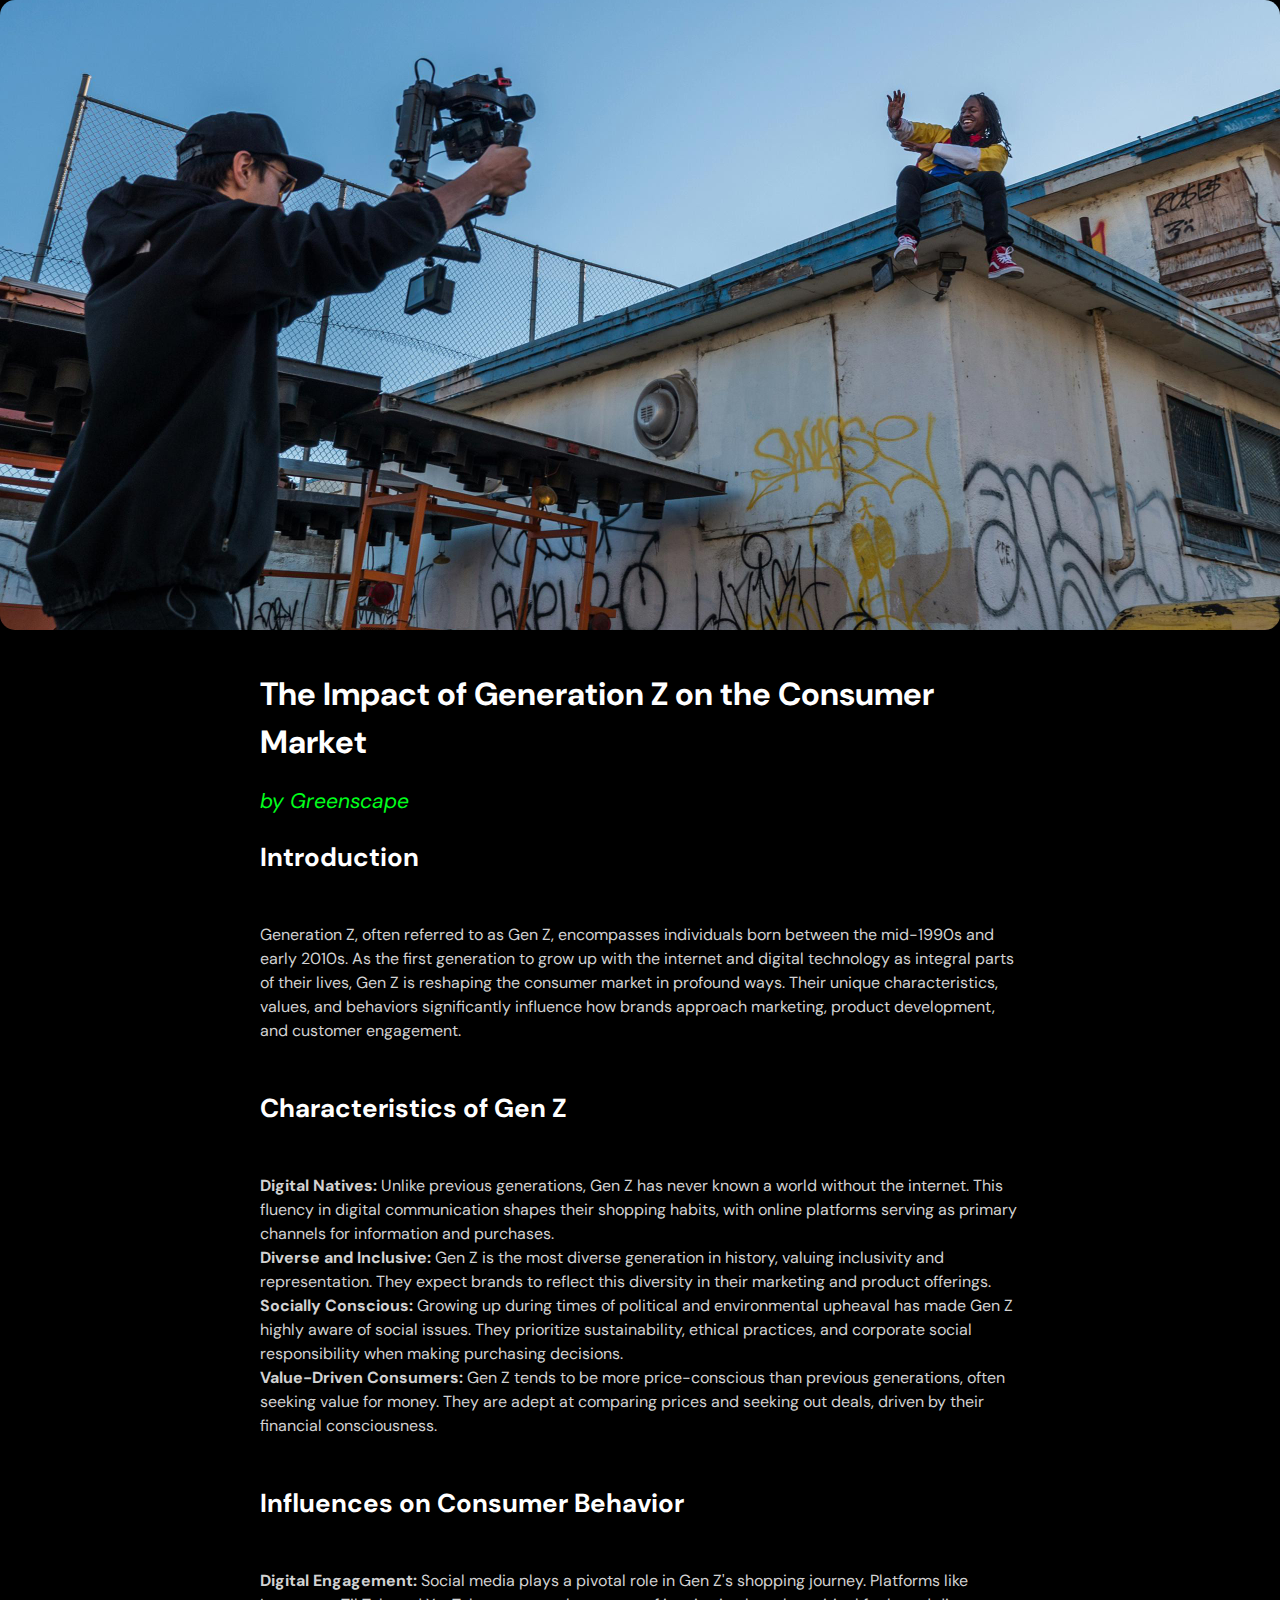
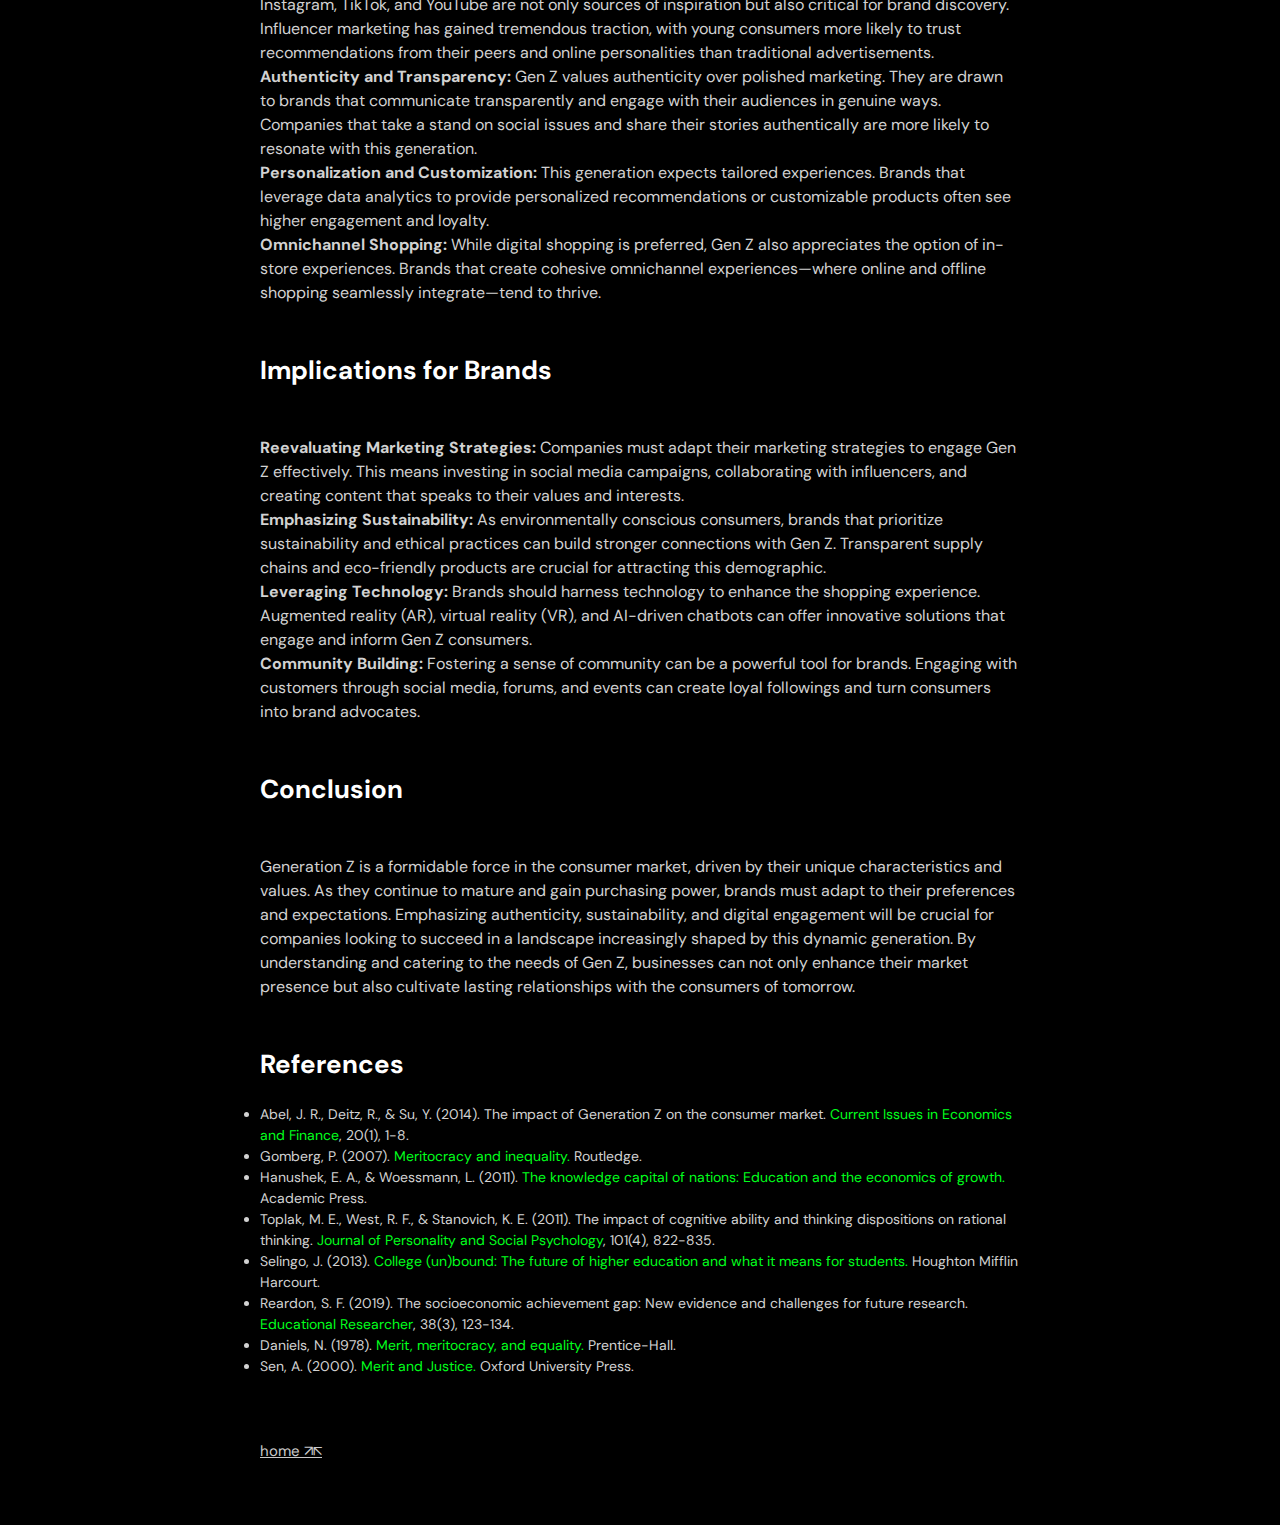
<file: blog/essay/index.html>
<!DOCTYPE html>
<html lang="en">
<head>
    <meta charset="UTF-8">
    <meta name="viewport" content="width=device-width, initial-scale=1.0">
    <title>Democratizing and Meritocratizing Education</title>
    <link rel="stylesheet" href="/css/essay.css">
    <link rel="stylesheet" href="/about/about.css">
    <link rel="preconnect" href="https://fonts.googleapis.com">
    <link rel="canonical" href="https://greenscape.xyz/"/>
    <link rel='shortlink' href='https://greenscape.xyz/'/>
    <link rel="icon" href="/images/icon.png" sizes="32x32"/>
    <link rel="icon" href="/images/icon.png" sizes="192x192"/>
    <link rel="apple-touch-icon" href="https://greenscape.xyz/images/icon.png"/>
</head>
<body>
    <section class="frame" style="background-image: url(/images/about/23.jpg); background-position: center; background-size: cover;">
        
    </section>

    <div class="des">
        <h1 data-aos="fade-down">The Impact of Generation Z on the Consumer Market</h1>

        <em class="green text-sm">by Greenscape</em>
        <h2 data-aos="fade-down">Introduction</h2>
        <p data-aos="fade-right">
            Generation Z, often referred to as Gen Z, encompasses individuals born between the mid-1990s and early 2010s. As the first generation to grow up with the internet and digital technology as integral parts of their lives, Gen Z is reshaping the consumer market in profound ways. Their unique characteristics, values, and behaviors significantly influence how brands approach marketing, product development, and customer engagement.
        </p>
        
        <h2 data-aos="fade-down">Characteristics of Gen Z</h2>
        <p data-aos="fade-right">
            <strong>Digital Natives:</strong> Unlike previous generations, Gen Z has never known a world without the internet. This fluency in digital communication shapes their shopping habits, with online platforms serving as primary channels for information and purchases.
            <br>
            <strong>Diverse and Inclusive:</strong> Gen Z is the most diverse generation in history, valuing inclusivity and representation. They expect brands to reflect this diversity in their marketing and product offerings.
            <br>
            <strong>Socially Conscious:</strong> Growing up during times of political and environmental upheaval has made Gen Z highly aware of social issues. They prioritize sustainability, ethical practices, and corporate social responsibility when making purchasing decisions.
            <br>
            <strong>Value-Driven Consumers:</strong> Gen Z tends to be more price-conscious than previous generations, often seeking value for money. They are adept at comparing prices and seeking out deals, driven by their financial consciousness.
        </p>
        
        <h2 data-aos="fade-down">Influences on Consumer Behavior</h2>
        <p data-aos="fade-right">
            <strong>Digital Engagement:</strong> Social media plays a pivotal role in Gen Z's shopping journey. Platforms like Instagram, TikTok, and YouTube are not only sources of inspiration but also critical for brand discovery. Influencer marketing has gained tremendous traction, with young consumers more likely to trust recommendations from their peers and online personalities than traditional advertisements.
            <br>
            <strong>Authenticity and Transparency:</strong> Gen Z values authenticity over polished marketing. They are drawn to brands that communicate transparently and engage with their audiences in genuine ways. Companies that take a stand on social issues and share their stories authentically are more likely to resonate with this generation.
            <br>
            <strong>Personalization and Customization:</strong> This generation expects tailored experiences. Brands that leverage data analytics to provide personalized recommendations or customizable products often see higher engagement and loyalty.
            <br>
            <strong>Omnichannel Shopping:</strong> While digital shopping is preferred, Gen Z also appreciates the option of in-store experiences. Brands that create cohesive omnichannel experiences—where online and offline shopping seamlessly integrate—tend to thrive.
        </p>
        
        <h2 data-aos="fade-down">Implications for Brands</h2>
        <p data-aos="fade-right">
            <strong>Reevaluating Marketing Strategies:</strong> Companies must adapt their marketing strategies to engage Gen Z effectively. This means investing in social media campaigns, collaborating with influencers, and creating content that speaks to their values and interests.
            <br>
            <strong>Emphasizing Sustainability:</strong> As environmentally conscious consumers, brands that prioritize sustainability and ethical practices can build stronger connections with Gen Z. Transparent supply chains and eco-friendly products are crucial for attracting this demographic.
            <br>
            <strong>Leveraging Technology:</strong> Brands should harness technology to enhance the shopping experience. Augmented reality (AR), virtual reality (VR), and AI-driven chatbots can offer innovative solutions that engage and inform Gen Z consumers.
            <br>
            <strong>Community Building:</strong> Fostering a sense of community can be a powerful tool for brands. Engaging with customers through social media, forums, and events can create loyal followings and turn consumers into brand advocates.
        </p>
        
        <h2 data-aos="fade-down">Conclusion</h2>
        <p data-aos="fade-right">
            Generation Z is a formidable force in the consumer market, driven by their unique characteristics and values. As they continue to mature and gain purchasing power, brands must adapt to their preferences and expectations. Emphasizing authenticity, sustainability, and digital engagement will be crucial for companies looking to succeed in a landscape increasingly shaped by this dynamic generation. By understanding and catering to the needs of Gen Z, businesses can not only enhance their market presence but also cultivate lasting relationships with the consumers of tomorrow.
        </p>
        
        <h2 data-aos="fade-down">References</h2>
        <ul>
            <li>Abel, J. R., Deitz, R., & Su, Y. (2014). The impact of Generation Z on the consumer market. 
            <span class="green">Current Issues in Economics and Finance</span>, 20(1), 1-8.</li>
            <li>Gomberg, P. (2007). <span class="green">Meritocracy and inequality.</span> Routledge.</li>
            <li>Hanushek, E. A., & Woessmann, L. (2011). <span class="green">The knowledge capital of nations: Education and the economics of growth.</span> Academic Press.</li>
            <li>Toplak, M. E., West, R. F., & Stanovich, K. E. (2011). The impact of cognitive ability and thinking dispositions on rational thinking. 
            <span class="green">Journal of Personality and Social Psychology</span>, 101(4), 822-835.</li>
            <li>Selingo, J. (2013). <span class="green">College (un)bound: The future of higher education and what it means for students.</span> Houghton Mifflin Harcourt.</li>
            <li>Reardon, S. F. (2019). The socioeconomic achievement gap: New evidence and challenges for future research. 
            <span class="green">Educational Researcher</span>, 38(3), 123-134.</li>
            <li>Daniels, N. (1978). <span class="green">Merit, meritocracy, and equality.</span> Prentice-Hall.</li>
            <li>Sen, A. (2000). <span class="green">Merit and Justice.</span> Oxford University Press.</li>
        </ul>
        <br>
        <br>
        <a href="/index.html">home ↗↖</a>
        <br>
        <br>
        
    </div>

    <script>
        AOS.init()
     </script>
</body>
</html>
</file>
<file: css/essay.css>
@import url('https://fonts.cdnfonts.com/css/tasa-orbiter-display');

*{

    font-family: 'TASA Orbiter Display';
}



::-webkit-scrollbar {
    width: 3px;
    border-radius: 55%;
}
/* Track */
::-webkit-scrollbar-track {
    background: #161616; 
}

/* Handle */
::-webkit-scrollbar-thumb {
    background: #2fff00; 
}


body{
    background-color: #08010a;
}

.green{
    color: chartreuse;
}



.frame{
    width: 100%;
    height: 70vh;
    background-size: cover;
    margin-bottom: 20px;
    border-radius: 15px;
}

.frame h1{
    font-weight: 900;
    font-size: 40px;
    color: black;
}

.des{
    display: grid;
    padding: 0 260px;

    li{
        color:  rgb(210, 210, 210);
        font-size: 14px;
    }

    a{
        font-size: 15px;
        color: #c9c9c9;
        text-decoration: underline;
    }

    .filler{
        width: 10px;
    }

    h1 , h2, h3, h4, h5{
        color: white;
        margin: 20px 0;
        font-weight: 700;
    }

    h1{
        font-size: 32px;
    }

    h2{
        font-size: 26px;
    }

    h3{
        font-size: 22px;
    }

    h4{
        font-size: 18px;
        color: rgb(231, 231, 231);
    }

    p{
        color: rgb(210, 210, 210);
        font-size: 16px;
    }
}


@media (max-width: 992px) {
.des {
padding: 0 100px;
}

.frame h1 {
font-size: 28px;
}

h1 {
font-size: 24px;
}

h2 {
font-size: 20px;
}

h3 {
font-size: 16px;
}

p {
font-size: 13px;
}
}

@media (max-width: 768px) {
.des {
padding: 0 50px;
}

.frame {
height: 70vh;
}

.frame h1 {
font-size: 24px;
padding: 8px 16px;
}

h1 {
font-size: 22px;
}

h2 {
font-size: 18px;
}

h3 {
font-size: 14px;
}

p {
font-size: 12px;
}
}


@media (max-width: 992px) {
.des {
padding: 0 100px;
}

.frame h1 {
font-size: 28px;
}

h1 {
font-size: 24px;
}

h2 {
font-size: 20px;
}

h3 {
font-size: 16px;
}

p {
font-size: 13px;
}
}

@media (max-width: 768px) {
.des {
padding: 0 50px;
}

.frame {
height: 80vh;
}

.frame h1 {
font-size: 24px;
padding: 8px 16px;
}

h1 {
font-size: 22px;
}

h2 {
font-size: 18px;
}

h3 {
font-size: 14px;
}

p {
font-size: 12px;
}
}

@media (max-width: 576px) {
.des {
padding: 0 20px;
}

.frame {
height: 65vh;
}

.frame h1 {
font-size: 20px;
padding: 6px 12px;
}

h1 {
font-size: 20px;
}

h2 {
font-size: 16px;
}

h3 {
font-size: 12px;
}

p {
font-size: 11px;
}

em {
font-size: 14px;
}
}
</file>
<file: about/about.css>
@import url('https://fonts.googleapis.com/css2?family=DM+Sans:ital,opsz,wght@0,9..40,100..1000;1,9..40,100..1000&display=swap');

@font-face {
    font-family: 'DM Sans', Montserrat, sans-serif;
    src: url('DMSans-Bold.woff2') format('woff2'),
        url('DMSans-Bold.woff') format('woff');
    font-weight: 700;
    font-style: normal;
    font-display: swap
}

@font-face {
    font-family: 'DM Sans', Montserrat, sans-serif;
    src: url('DMSans-Bold.woff2') format('woff2'),
        url('DMSans-Bold.woff') format('woff');
    font-weight: 500;
    font-style: normal;
    font-display: swap
}

@font-face {
    font-family: 'DM Sans', Montserrat, sans-serif;
    src: url('DMSans-Bold.woff2') format('woff2'),
        url('DMSans-Bold.woff') format('woff');
    font-weight: 400;
    font-style: normal;
    font-display: swap
}

@font-face {
    font-family: 'DM Sans', Montserrat, sans-serif;
    src: url('DMSans-Bold.woff2') format('woff2'),
        url('DMSans-Bold.woff') format('woff');
    font-weight: 300;
    font-style: normal;
    font-display: swap
}

:root {
    --wrapper: 88vw;
    --gutter: 1.6vw;
    --leftMargin: 6vw;
    --col: calc((var(--wrapper) - 15 * var(--gutter)) / 16);
    --col-2: calc(var(--col) * 2 + var(--gutter));
    --col-3: calc(var(--col) * 3 + 2 * var(--gutter));
    --col-4: calc(var(--col) * 4 + 3 * var(--gutter));
    --col-5: calc(var(--col) * 5 + 4 * var(--gutter));
    --col-6: calc(var(--col) * 6 + 5 * var(--gutter));
    --col-7: calc(var(--col) * 7 + 6 * var(--gutter));
    --col-8: calc(var(--col) * 8 + 7 * var(--gutter));
    --col-9: calc(var(--col) * 9 + 8 * var(--gutter));
    --col-10: calc(var(--col) * 10 + 9 * var(--gutter));
    --col-11: calc(var(--col) * 11 + 10 * var(--gutter));
    --col-12: calc(var(--col) * 12 + 11 * var(--gutter));
    --col-13: calc(var(--col) * 13 + 12 * var(--gutter));
    --col-14: calc(var(--col) * 14 + 13 * var(--gutter));
    --col-15: calc(var(--col) * 15 + 14 * var(--gutter))
}

.green{
    color: #00ff1c; 
}
::-webkit-scrollbar {
    width: 3px;
    border-radius: 55px;
    height: 7px;
}
/* Track */
::-webkit-scrollbar-track {
    background: #161616; 
}

/* Handle */
::-webkit-scrollbar-thumb {
    background: #00ff1c; 
}

.wrap {
    width: var(--wrapper);
    margin: 0 auto;
    position: relative
}

.wrap2 {
    width: var(--col-14);
    margin: 0 auto
}

.wrap3 {
    width: var(--col-12);
    margin: 0 auto
}

@media(max-width: 767px) {
    .wrapMobile {
        width:var(--wrapper) !important
    }
}

.hidden {
    display: none
}

@media(max-width: 767px) {
    .hidden {
        display:initial
    }
}

.h1 {
    font-size: 140px;
    font-weight: 300;
    font-family: 'DM Sans', Montserrat, sans-serif;
    line-height: 0
}

.h1 div {
    display: inline-block;
    overflow: hidden;
    line-height: 170px;
    margin: -10px 0
}

.h1 span {
    display: inline-block;
    transform: translate(0, 60%);
    opacity: 0
}

@media(max-width: 1280px) {
    .h1 {
        font-size:120px
    }

    .h1 div {
        line-height: 150px
    }
}

@media(max-width: 900px) {
    .h1 {
        font-size:84px
    }

    .h1 div {
        line-height: 105px
    }
}

@media(max-width: 767px) {
    .h1 {
        font-size:62px
    }

    .h1 div {
        line-height: 100px
    }
}

.h1Single {
    font: 300 normal 210px/.9 "Aeonik";
    overflow: hidden;
    position: relative;
    margin-top: 50px
}

.h1Single.small {
    font-size: clamp(2.25rem,.0357rem + 11.0714vw,10rem)
}

.h1Single .haut,.h1Single .bas {
    padding-bottom: 60px;
    line-height: 140px
}

.h1Single .bas {
    transform: translateY(100%);
    position: absolute;
    top: 0;
    left: 0;
    height: 100%
}

@media(max-width: 1280px) {
    .h1Single {
        font-size:186px;
        margin-top: 44px
    }

    .h1Single .haut,.h1Single .bas {
        padding-bottom: 53px;
        line-height: 124px
    }
}

@media(max-width: 767px) {
    .h1Single {
        font-size:60px
    }

    .h1Single .haut,.h1Single .bas {
        padding: 0 0 20px;
        line-height: 51px
    }
}

@media(max-width: 375px) {
    .h1Single {
        font-size:16vw
    }

    .h1Single .haut,.h1Single .bas {
        padding: 0 0 20px;
        line-height: 13.6vw
    }
}

.h2 {
    font: 300 normal 80px/1.2 "Aeonik"
}

.h2 span {
    display: inline-block;
    transform: translate(0, 40%);
    opacity: 0
}

@media(max-width: 1280px) {
    .h2 {
        font-size:71px
    }
}

@media(max-width: 900px) {
    .h2 {
        font-size:50px
    }
}

@media(max-width: 767px) {
    .h2 {
        font-size:44px
    }
}

p {
    margin: 26px 0
}

p.gris {
    color: #888
}

.hover {
    position: relative;
    overflow: hidden
}

.hover .mot1 {
    z-index: 1;
    position: relative;
    display: block;
    overflow: hidden
}

.hover .mot2 {
    position: absolute;
    top: 100%;
    left: 0;
    width: 100%;
    height: 100%;
    display: block;
    overflow: hidden
}

.hover>span {
    transition: none
}

.hover>span span {
    display: inline-block;
    transition: none;
    padding: 5px 22px
}

@media(pointer: fine) {
    .hover:hover>span {
        transform:translateY(-100%);
        transition: transform .6s cubic-bezier(0, 1, 0.75, 0.97)
    }

    .hover:hover>span span {
        transition: transform .6s cubic-bezier(0, 1, 0.75, 0.97)
    }

    .hover:hover .mot2 span {
        transform: translateY(0%)
    }
}

* {
    font-family: 'DM Sans', Montserrat, sans-serif;
    -webkit-font-smoothing: antialiased;
    -moz-osx-font-smoothing: grayscale;
    text-rendering: optimizeLegibility;
    box-sizing: border-box;
    appearance: none;
    -moz-appearance: none;
    -webkit-appearance: none;
    outline: 0;
    margin: 0;
    padding: 0;
    border: 0
}

a {
    text-decoration: none;
    color: inherit
}

.logo{
    max-width: 13rem;
}
body {
    background: #000;
    color: #fff;
    font: 400 normal 24px/1.5 "Aeonik";
    position: relative
}

body.bloque {
    overflow: hidden;
    position: fixed;
    left: 0;
    width: 100vw;
    top: 0;
    height: 100vh !important
}

@media(max-width: 1280px) {
    body {
        font-size:21px
    }
}

.lenis.lenis-smooth {
    scroll-behavior: auto
}

button {
    all: unset;
    cursor: pointer
}

.flex {
    display: flex;
    flex-wrap: wrap
}

.space {
    justify-content: space-between
}

.center {
    align-items: center
}

.fl6 {
    flex: 0 0 var(--col-6)
}

.fl7 {
    flex: 0 0 var(--col-7)
}

.fl8 {
    flex: 0 0 var(--col-8);
    position: relative
}

@media(max-width: 767px) {
    .fl6,.fl7,.fl8 {
        flex:0 0 var(--wrapper)
    }
}

.h100 {
    height: 100vh
}

@media(max-width: 767px) {
    .h100 {
        height:auto
    }
}

.fonce {
    background: #09090a
}

.clair {
    background: #f1f1f1;
    color: #09090a
}

#main {
    opacity: 0
}

#garciScroll {
    position: relative;
    min-height: 100vh;
    z-index: 2
}

.vidMob {
    display: none;
    position: relative !important
}

@media(max-width: 767px) {
    .vidMob {
        display:block;
        order: 1
    }
}

@media(max-width: 767px) {
    .vid1Mob .fl8,.vid2Mob .fl8,.vid3Mob .fl8 {
        order:2
    }
}

.text-size-medium {
    font-size: 36px
}

#projets {
    position: fixed;
    top: 0;
    left: 0;
    width: 100%;
    height: 100vh;
    z-index: 3;
    display: none;
    opacity: 0;
    background: #000
}

#projets.actif {
    display: block
}

.actif {
    background-color: #00ff1c;
}

#projets.fake {
    display: block;
    visibility: hidden;
    pointer-events: none
}

@media(pointer: coarse) {
    #projets {
        height:-webkit-fill-available
    }
}

.toNext {
    position: absolute;
    top: 60px;
    right: 60px;
    z-index: 1;
    width: 35px;
    height: auto;
    opacity: 0;
    transition: 0s cubic-bezier(0.56, 0.01, 0.12, 0.99);
    transform: translate(-50%, 50%)
}

.toNext.actif {
    opacity: 1;
    transform: translate(0%, 0%);
    transition: 1s
}

@media(max-width: 767px) {
    .toNext {
        right:var(--leftMargin);
        width: 24px;
        top: 40px
    }
}

.nextP {
    display: none;
    position: absolute;
    left: var(--leftMargin);
    top: 36px;
    z-index: 1;
    font: 300 normal 24px/1 "Aeonik"
}

#projets.actifFooter {
    display: block;
    opacity: 1 !important;
    transform: translateY(100%);
    background: rgba(0,0,0,0)
}

#projets.actifFooter .liste,#projets.actifFooter .close {
    display: none
}

#projets.actifFooter .innerExp {
    transform: translateY(0) scale(1)
}

@media(max-width: 767px) {
    #projets.actifFooter {
        position:absolute;
        transform: translateY(0%);
        overflow: hidden;
        height: 400px
    }

    #projets.actifFooter .innerExp {
        perspective-origin: 50% 50% !important;
        transform: none !important
    }

    #projets.actifFooter .fiche {
        height: 500px;
        top: 0
    }

    #projets.actifFooter .toNext {
        opacity: 1;
        transform: none
    }

    #projets.actifFooter .nextP {
        display: block
    }
}

.innerC {
    position: fixed;
    width: 80px;
    height: 80px;
    top: 35px;
    right: 35px;
    cursor: pointer
}

@media(max-width: 767px) {
    .innerC {
        right:50%;
        transform: translateX(50%);
        top: 0
    }
}

.close {
    position: absolute;
    top: calc(50% - 25px);
    left: calc(50% - 25px);
    width: 50px;
    height: 50px;
    border-radius: 100%;
    border: 1px solid #fff;
    pointer-events: none;
    display: flex;
    align-items: center;
    justify-content: center
}

.close img {
    transform: translate(-1px, 0)
}

.innerExp {
    perspective: 28vw;
    height: 100vh;
    perspective-origin: 50% -65%;
    transform: translateY(4.5vh) scale(0.658)
}

@media(max-width: 900px) {
    .innerExp {
        perspective:40vw
    }
}

@media(max-width: 767px) {
    .innerExp {
        perspective:400px;
        transform: translateY(38vh) scale(0.7)
    }
}

.liste {
    position: absolute;
    left: 0;
    top: 50%;
    transform: translateY(-50%);
    font: 400 normal 16px/1.5 "Aeonik";
    color: #fff
}

.liste button {
    all: unset;
    color: #fff;
    cursor: pointer;
    display: block;
    padding: 1px 0 1px 30px;
    position: relative;
    opacity: .2;
    transition: .2s
}

.liste button span {
    display: inline-block;
    transition: .2s;
    pointer-events: none
}

.liste button::before {
    content: "";
    width: 20px;
    height: 1px;
    background: #fff;
    position: absolute;
    left: 0;
    top: 50%;
    transition: .2s
}

@media(pointer: fine) {
    .liste button:hover {
        opacity:.7
    }

    .liste button:hover span {
        transform: translateX(5px)
    }

    .liste button:hover::before {
        transform: scale(1.4, 1)
    }
}

.liste button.current {
    opacity: 1;
    pointer-events: none
}

@media(max-width: 767px) {
    .liste {
        display:none
    }
}

.fiche {
    width: 100vw;
    height: 100vh;
    position: absolute;
    overflow: hidden;
    display: block;
    color: inherit;
    transform-origin: 50% 0
}

.fiche:not(.current) {
    pointer-events: none
}

.fiche.cache {
    visibility: hidden
}

.fiche.off {
    visibility: hidden
}

.fiche:nth-child(1) {
    transform: translateZ(0px);
    z-index: 20
}

.fiche:nth-child(2) {
    transform: translateZ(-20px);
    z-index: 19
}

.fiche:nth-child(3) {
    transform: translateZ(-40px);
    z-index: 18
}

.fiche:nth-child(4) {
    transform: translateZ(-60px);
    z-index: 17
}

.fiche:nth-child(5) {
    transform: translateZ(-80px);
    z-index: 16
}

.fiche:nth-child(6) {
    transform: translateZ(-100px);
    z-index: 15
}

.fiche:nth-child(7) {
    transform: translateZ(-120px);
    z-index: 14
}

.fiche:nth-child(8) {
    transform: translate3d(-140px);
    z-index: 13
}

.fiche:nth-child(9) {
    transform: translate3d(0, 10%, -160px);
    z-index: 12
}

.fiche:nth-child(10) {
    transform: translate3d(0, 10%, -180px);
    z-index: 11
}

.fiche:nth-child(11) {
    transform: translate3d(0, 10%, -200px);
    z-index: 10
}

.fiche:nth-child(12) {
    transform: translate3d(0, 10%, -220px);
    z-index: 9
}

.fiche:nth-child(13) {
    transform: translate3d(0, 10%, -240px);
    z-index: 8
}

.fiche:nth-child(14) {
    transform: translate3d(0, 10%, -260px);
    z-index: 7
}

.fiche:nth-child(15) {
    transform: translate3d(0, 10%, -280px);
    z-index: 6
}

.fiche:nth-child(16) {
    transform: translate3d(0, 10%, -300px);
    z-index: 5
}

.fiche:nth-child(17) {
    transform: translate3d(0, 10%, -320px);
    z-index: 4
}

.fiche:nth-child(18) {
    transform: translate3d(0, 10%, -340px);
    z-index: 3
}

.fiche:nth-child(19) {
    transform: translate3d(0, 10%, -340px);
    z-index: 2
}

.fiche:nth-child(20) {
    transform: translate3d(0, 10%, -360px);
    z-index: 1
}

.innerBtn {
    position: absolute;
    left: calc(83% + 23px);
    top: 50%;
    transform: translateY(-50%)
}

.innerBtn button {
    all: unset;
    padding: 25px;
    display: block;
    cursor: pointer
}

.innerBtn button svg {
    width: 20px;
    display: block
}

.innerBtn button.next svg {
    transform: rotate(180deg)
}

@media(max-width: 767px) {
    .innerBtn {
        display:none
    }
}

#explore {
    width: 6.6vw;
    height: 6.6vw;
    pointer-events: none;
    position: fixed;
    top: -3.3vw;
    left: -3.3vw;
    z-index: 10;
    transform: translate(50vw, 50vh)
}

#explore div {
    width: 100%;
    text-align: center;
    color: #000;
    font-size: 16px
}

#explore.actif .iEx {
    transform: scale(1)
}

@media(max-width: 1440px) {
    #explore {
        width:96px;
        height: 96px
    }
}

@media(pointer: coarse) {
    #explore {
        display:none
    }
}

.iEx {
    position: absolute;
    top: 0;
    left: 0;
    width: 100%;
    height: 100%;
    display: flex;
    align-items: center;
    transition: .1s;
    background: #fff;
    overflow: hidden;
    border-radius: 100%;
    transform: scale(0)
}

header {
    top: 26px;
    pointer-events: none;
    position: absolute;
    left: calc(var(--leftMargin) + var(--col) + var(--gutter));
    z-index: 3
}

header svg {
    width: 135px;
    display: inline-block;
    vertical-align: top;
    pointer-events: initial
}

header .lienHome {
    overflow: hidden;
    position: relative;
    display: inline-block
}

header .lienHome div {
    transition: none;
    pointer-events: initial
}

header .lienHome div svg {
    margin: 11px 0 0
}

header .lienHome .mask {
    position: absolute;
    top: 100%;
    left: 0
}

@media(pointer: fine) {
    header .lienHome:hover div {
        transform:translateY(-100%);
        transition: transform .6s cubic-bezier(0, 1, 0.75, 0.97)
    }
}

@media(max-width: 767px) {
    header {
        left:var(--leftMargin);
        top: 20px;
        width: var(--wrapper) !important
    }
}

nav {
    line-height: 0;
    margin: 0 -22px 0 0
}

nav a,nav button {
    font: 300 normal 16px/1.5 "Aeonik";
    display: inline-block;
    pointer-events: initial;
    vertical-align: top
}

@media(max-width: 767px) {
    nav {
        position:fixed;
        top: 0;
        left: 0;
        width: 100%;
        height: 100%;
        display: none;
        overflow: scroll;
        align-content: flex-end;
        padding: 0 0 30px;
        flex-wrap: wrap;
        opacity: 0;
        margin: 0
    }

    nav.actif {
        display: flex
    }

    nav .menu {
        padding: 100px 0 15px var(--leftMargin);
        font-weight: 500;
        display: block;
        font-size: 16px;
        flex: 0 0 var(--wrapper)
    }

    nav a,nav button {
        display: block;
        font-size: 40px;
        flex: 0 0 var(--wrapper)
    }
}

.toMenu {
    padding: 10px;
    margin: -1px -10px 0 0;
    pointer-events: initial
}

.toMenu svg {
    display: block;
    width: 16px
}

.toClose {
    padding: 10px;
    margin: -1px -10px 0 0;
    pointer-events: initial;
    position: absolute;
    right: 0;
    top: 0;
    transform: translateY(-100%);
    opacity: 0;
    display: none
}

.toClose svg {
    display: block;
    width: 16px
}

.toContact {
    font: 300 normal 160px/405px "Aeonik";
    white-space: nowrap;
    width: -webkit-max-content;
    width: -moz-max-content;
    width: max-content;
    position: relative;
    z-index: 1;
    animation: 5s defiler infinite linear;
    display: block;
    animation-play-state: paused
}

.toContact span {
    margin: 0 0 0 calc(var(--col-3) + var(--gutter)*2)
}

.toContact.actif {
    animation-play-state: initial
}

@media(max-width: 1280px) {
    .toContact {
        font-size:142px;
        line-height: 360px
    }
}

@media(max-width: 767px) {
    .toContact {
        font-size:44px;
        line-height: 200px;
        padding: 0 0 10px
    }
}

footer {
    border-top: 1px solid rgba(255,255,255,.2);
    height: 115px;
    line-height: 0;
    position: relative;
    z-index: 1
}

footer a {
    font: 300 normal 18px/normal "Aeonik";
    display: inline-block
}

@media(max-width: 1280px) {
    footer {
        font-size:16px;
        height: 102px
    }
}

@media(max-width: 767px) {
    footer {
        height:auto;
        padding: 30px 0 32px
    }

    footer>div {
        flex: 0 0 var(--wrapper)
    }

    footer>div a {
        display: block;
        text-align: center;
        line-height: 2
    }
}

#footer2 {
    overflow: hidden
}

.home #footer2 {
    background: rgba(250,250,250,.04)
}

@keyframes defiler {
    from {
        transform: translate3d(0, 0, 0)
    }

    to {
        transform: translate3d(-33.33%, 0, 0)
    }
}

.home .h1 {
    padding: 175px 0 120px
}

.home .h2:not(.h2Spe) {
    max-width: var(--col-6)
}

@media(max-width: 767px) {
    .home .h1 {
        padding:74px 0 60px
    }

    .home .h2:not(.h2Spe) {
        max-width: var(--wrapper)
    }
}

.chiffres .flex {
    flex-wrap: wrap
}

.chiffres .flex>div {
    width: calc((100% - 3*var(--gutter))/4);
    opacity: 0;
    transform: translate(0, 30px)
}

.chiffres span {
    color: #fff;
    font-size: 44px;
    font-weight: 300
}

.chiffres p {
    font-size: 20px;
    opacity: .5;
    margin: 10px 0 0
}

@media(max-width: 767px) {
    .chiffres {
        width:var(--wrapper)
    }

    .chiffres .flex>div {
        width: calc(50% - var(--gutter))
    }

    .chiffres .flex>div:nth-child(3),.chiffres .flex>div:nth-child(4) {
        margin-top: 20px
    }
}

.paraDroite {
    transform: translateY(40%)
}

@media(max-width: 767px) {
    .paraDroite {
        transform:none
    }

    .paraDroite a:last-child {
        margin: 0
    }
}

.shape {
    background: #000;
    padding: 120px 0
}

.shape h2 {
    margin: 0 0 0 calc(var(--col) + var(--gutter))
}

@media(max-width: 767px) {
    .shape {
        padding:60px 0 0
    }

    .shape h2 {
        margin: 0
    }
}

.kidding {
    position: relative;
    background: #000
}

.kidding .gauche {
    height: 600px
}

.kidding .flex {
    justify-content: space-between
}

.kidding video {
    width: var(--col-7);
    aspect-ratio: 1;
    -o-object-fit: cover;
    object-fit: cover
}

@media(max-width: 767px) {
    .kidding {
        padding:0 0 60px
    }

    .kidding .h100 {
        padding: 60px 0 0
    }

    .kidding .wrap2 {
        width: var(--wrapper)
    }

    .kidding video {
        width: 100%;
        order: 1
    }

    .kidding .fl7 {
        order: 2
    }
}

.fixe {
    position: absolute;
    top: 0;
    left: var(--leftMargin);
    height: 100vh
}

.fixe>div {
    height: var(--col-8)
}

.fixe video {
    width: 100%;
    height: 100%;
    -o-object-fit: cover;
    object-fit: cover
}

.yo {
    position: absolute;
    top: 0;
    left: 0;
    width: var(--col-8);
    height: 100vh
}

.yo .gauche {
    position: absolute;
    height: 600px;
    width: 100%;
    top: 50%;
    transform: translateY(-50%)
}

#roulette {
    position: fixed;
    width: 130vw;
    left: -80vw;
    border-radius: 100%;
    height: 130vw;
    top: 50%;
    transform: translateY(-50%);
    z-index: 3;
    pointer-events: none;
    opacity: 0
}

#roulette.actif {
    opacity: 1
}

@media(max-width: 767px) {
    #roulette {
        display:none
    }
}

#roulette.roulette2 {
    transform: translateY(-50%) rotate(-30deg);
    mix-blend-mode: lighten
}

#roulette.roulette2 .antiRota {
    transform: rotate(30deg)
}

.antiRota {
    position: absolute;
    width: var(--col-8);
    height: var(--col-8)
}

.antiRota video {
    -o-object-fit: cover;
    object-fit: cover;
    width: 100%;
    height: 100%
}

.antiRota1 {
    left: calc(50% - var(--col-8)/2);
    top: calc(50% + 15vw + var(--leftMargin))
}

.antiRota2 {
    top: calc(50% - var(--col-8)/2);
    right: calc(50% + 15vw + var(--leftMargin))
}

.antiRota3 {
    left: calc(50% - var(--col-8)/2);
    bottom: calc(50% + 15vw + var(--leftMargin));
    opacity: 0
}

.antiRota3.actif {
    opacity: 1
}

.pushGrid {
    padding: 120px 0 150px
}

.pushGrid .iI {
    overflow: hidden;
    position: relative
}

.pushGrid .details {
    margin: 8px 0 0
}

.pushGrid .year {
    opacity: .5
}

.pushGrid .media {
    width: calc(100% + 40px);
    height: calc(100% + 40px);
    top: -20px;
    left: -20px;
    -o-object-fit: cover;
    object-fit: cover;
    display: block;
    position: absolute
}

.pushGrid a {
    height: -webkit-min-content;
    height: -moz-min-content;
    height: min-content
}

@media(max-width: 767px) {
    .pushGrid {
        width:var(--col-14);
        padding: 70px 0
    }

    .pushGrid>.flex {
        width: 100%;
        margin: 0
    }

    .pushGrid a {
        width: 100%;
        margin: 0 0 40px
    }

    .pushGrid .iI {
        width: 100% !important
    }
}

.ligne03 {
    margin: 7% 0 0;
    align-items: flex-end
}

.push001 {
    margin: 0 0 0 calc(var(--gutter) + var(--col))
}

.push001 .iI {
    width: var(--col-6);
    aspect-ratio: 462/624
}

.push002 {
    margin: 0 0 0 calc(2*var(--gutter) + var(--col))
}

.push002 .iI {
    width: var(--col-4);
    aspect-ratio: 300/405
}

.push04 {
    margin: 0 0 0 calc(var(--gutter) + var(--col-2))
}

.push04 .iI {
    width: var(--col-4);
    aspect-ratio: 300/405
}

.push05 {
    margin: 0 0 7% calc(2*var(--gutter) + var(--col))
}

.push05 .iI {
    width: var(--col-6);
    aspect-ratio: 462/624
}

.ligne02 {
    margin: 7% 0 0
}

.push02 {
    margin: 0 0 0 calc(var(--gutter) + var(--col-2))
}

.push02 .iI {
    width: var(--col-6);
    aspect-ratio: 462/624
}

.push03 {
    margin: 0 0 0 calc(2*var(--gutter) + var(--col))
}

.push03 .iI {
    width: var(--col-4);
    aspect-ratio: 300/405
}

.lignefirst {
    margin-top: 0 !important
}

.ligne01 {
    margin: 7% 0 0 calc(var(--gutter) + var(--col-3))
}

.ligne00 {
    margin: 7% 0 0
}

.push01 .iI {
    width: var(--col-10);
    aspect-ratio: 786/587
}

.ligne1 {
    margin: 7% 0 0
}

.push1 .iI {
    width: var(--col-7);
    aspect-ratio: 543/400
}

.ligne2 {
    margin: 7% 0 0
}

.push2 {
    margin: 6% 0 0 calc(2*var(--gutter) + var(--col))
}

.push2 .iI {
    width: var(--col-6);
    aspect-ratio: 462/624
}

.ligne3 {
    margin: 7% 0 0
}

.push3 {
    margin: -23% 0 0 calc(var(--gutter) + var(--col-2))
}

.push3 .iI {
    width: var(--col-4);
    aspect-ratio: 300/405
}

.push4 {
    margin: 0 0 0 var(--gutter)
}

.push4 .iI {
    width: var(--col-10);
    aspect-ratio: 786/587
}

.push5 {
    margin: 0 0 0 calc(var(--gutter) + var(--col-2))
}

.push5 .iI {
    width: var(--col-6);
    aspect-ratio: 462/624
}

.push6 {
    margin: 0 0 0 calc(2*var(--gutter) + var(--col))
}

.push6 .iI {
    width: var(--col-6);
    aspect-ratio: 462/406
}

.ligne4 {
    flex-direction: column
}

.push7 {
    margin: 0 0 0 calc(var(--gutter) + var(--col-9));
    width: -webkit-min-content;
    width: -moz-min-content;
    width: min-content
}

.push7 .iI {
    width: var(--col-4);
    aspect-ratio: 300/405
}

.push8 {
    margin: 7% 0 0 calc(var(--gutter) + var(--col-6))
}

.push8 .iI {
    width: var(--col-10);
    aspect-ratio: 786/587
}

.ligne5 {
    margin: 7% 0 0 0
}

.push9 {
    margin: 0 0 0 calc(var(--gutter) + var(--col))
}

.push9 .iI {
    width: var(--col-7);
    aspect-ratio: 543/400
}

.push10 {
    margin: 0 0 0 calc(2*var(--gutter) + var(--col));
    transform: translate(0, 55%)
}

@media(max-width: 767px) {
    .push10 {
        transform:none
    }
}

.push10 .iI {
    width: var(--col-6);
    aspect-ratio: 462/406
}

.ligne6 {
    margin: 7% 0 0 0
}

.push11 {
    margin: 0 0 0 calc(var(--gutter) + var(--col-2))
}

.push11 .iI {
    width: var(--col-6);
    aspect-ratio: 462/624
}

.push12 {
    margin: 30% 0 0 calc(2*var(--gutter) + var(--col))
}

.push12 .iI {
    width: var(--col-6);
    aspect-ratio: 462/624
}

.ligne7 {
    margin: 7% 0 0 0;
    flex-direction: column
}

.push13 {
    margin: 0 0 0 calc(var(--gutter) + var(--col-3));
    width: -webkit-min-content;
    width: -moz-min-content;
    width: min-content
}

.push13 .iI {
    width: var(--col-10);
    aspect-ratio: 786/587
}

.push14 {
    margin: 7% 0 0 calc(var(--gutter) + var(--col-9));
    width: -webkit-min-content;
    width: -moz-min-content;
    width: min-content
}

.push14 .iI {
    width: var(--col-4);
    aspect-ratio: 300/405
}

.join {
    background: #09090a
}

.join .h1 {
    padding: 175px 0 120px calc(var(--col-2) + var(--gutter));
    position: relative;
    z-index: 2
}

.join {
    position: relative;
    flex: 0 0 var(--col-6);
    margin: 0 0 -90px;
    height: 40vw;
    opacity: 0;
    overflow: hidden
}

.join canvas {
    position: absolute;
    top: 0;
    left: 0;
    width: 100%;
    height: 100%;
    z-index: 2;
    transform: translateY(20%) scale(1.1)
}

.join .innerCan .volet {
    position: absolute;
    width: calc(100% + 1px);
    height: 100%;
    top: 0;
    left: 0;
    background: #09090a;
    z-index: 3;
    transform-origin: 0 0
}

@media(max-width: 767px) {
    .join .h1 {
        padding:74px 0 60px
    }

    .join .innerCan {
        flex: 0 0 var(--wrapper);
        height: calc(1.25*var(--wrapper));
        margin: -95px 0 0;
        z-index: 1
    }
}

.looking img {
    width: 100%;
    height: auto;
    position: relative;
    z-index: 2;
    display: block;
    opacity: 0
}

.looking p {
    flex: 0 0 var(--col-7);
    margin: 85px 0 0 calc(var(--col) + var(--gutter)*2);
    transform: translateY(30%);
    opacity: 0;
    padding: 0 0 140px
}

@media(max-width: 767px) {
    .looking p {
        flex:0 0 var(--wrapper);
        margin: 0;
        padding: 60px 0 60px calc(var(--col-3) + var(--gutter))
    }
}

.feel {
    background: #000
}

.feel .flex {
    text-align: center;
    padding: 210px calc(var(--col) + var(--gutter)) 120px
}

.feel p {
    opacity: .5;
    margin-bottom: 0
}

.feel .letsTalk {
    background: #1d1e21;
    color: #fff;
    text-align: center;
    font-weight: 500;
    border-radius: 8px;
    line-height: 60px;
    padding: 0 30px;
    display: inline-block;
    margin: 26px 0 0;
    transition: .3s
}

.feel .letsTalk:hover {
    background: #000
}

@media(max-width: 767px) {
    .feel .flex {
        text-align:left;
        padding: 60px 0;
        height: auto
    }
}

.high {
    padding: 110px 0 80px
}

.high .gauche {
    height: 600px
}

.selected {
    padding: 120px 0
}

.selected.invert .logos {
    filter: invert(1)
}

@media(max-width: 767px) {
    .selected {
        padding:20px 0 60px
    }
}

.selectedText {
    margin: 0 0 0 calc(var(--col) + 2*var(--gutter))
}

@media(max-width: 767px) {
    .selectedText {
        flex:0 0 var(--wrapper);
        margin: 0 auto
    }

    .selectedText p {
        flex: 0 0 var(--wrapper)
    }
}

.logos {
    font-size: 0
}

.logos img {
    display: inline-block;
    width: 33.33%;
    padding: 20px;
    opacity: 0
}



.logos svg {
    display: inline-block;
    width: 33.33%;
    opacity: 0;
    aspect-ratio: 154/102;
    margin: 6px 0
}

.logosLignes3 svg {
    display: inline-block;
    width: 25%
}

@media(max-width: 767px) {
    .logos {
        order:1;
        margin-bottom: 10px
    }

    .logos svg {
        width: 50%;
        height: 80px
    }

    .logosLignes3 svg {
        width: 50%
    }
}

.single #footer2,.p404 #footer2 {
    position: absolute;
    width: 100%;
    pointer-events: none;
    bottom: 0;
    left: 0;
    visibility: hidden
}

.hero {
    height: 100vh;
    position: relative
}

.hero:not(.heroAbout) {
    overflow: hidden
}

.hero .titre {
    position: relative
}

.hero .chiffre {
    position: absolute;
    bottom: 90%;
    z-index: 2
}

@media(max-width: 900px) {
    .hero .titre {
        width:var(--wrapper)
    }
}

@media(max-width: 767px) {
    .hero {
        align-content:flex-end
    }

    .hero:not(.puzzle) {
        height: 500px
    }

    .hero .chiffre {
        bottom: auto;
        font-size: 15px;
        top: 18px
    }
}

.single header,.single .premierTexte {
    opacity: 0
}

.single video {
    display: block;
    width: 100%;
    height: auto;
    aspect-ratio: 2220/1380
}

.single video.inbolt1 {
    height: auto;
    aspect-ratio: 2220/1250
}

@media(max-width: 767px) {
    .single video {
        height:65.5vw
    }
}

.datas {
    padding: 0 0 0 calc(var(--col) + var(--gutter));
    position: absolute;
    left: var(--leftMargin);
    bottom: 0;
    height: calc(50vh - 80px)
}

.datas>div {
    width: 100%
}

@media(max-width: 900px) {
    .datas {
        padding:0
    }
}

@media(max-width: 767px) {
    .datas {
        height:auto;
        margin: 20px 0 30px;
        position: relative
    }
}

.data {
    flex: 0 0 var(--col-5)
}

.data em {
    font: 500 normal 20px/1.5 "Aeonik"
}

.data p,.data a {
    font: 300 normal 18px/1.5 "Aeonik";
    margin: 5px 0 0;
    width: var(--col-4);
    display: block
}

@media(max-width: 1280px) {
    .data em {
        font-size:18px
    }

    .data p,.data a {
        font-size: 16px
    }
}

@media(max-width: 767px) {
    .data {
        flex:0 0 100%;
        margin: 0 0 20px
    }

    .data p,.data a {
        width: 100%
    }
}

.quote {
    font: 300 normal 80px/1.3 "Aeonik";
    text-align: center
}

@media(max-width: 1280px) {
    .quote {
        font-size:71px
    }
}

@media(max-width: 767px) {
    .quote {
        font-size:44px
    }
}

.quote2 {
    text-align: center
}

.quote2 p {
    font: 300 normal 50px/normal "Aeonik"
}

@media(max-width: 1280px) {
    .quote2 p {
        font-size:44px
    }
}

.quote2 span {
    font-weight: 300
}

@media(max-width: 767px) {
    .quote2 p {
        font-size:32px
    }

    .quote2 span {
        font-size: 16px
    }
}

.content {
    padding: 140px 0 0;
    transform-origin: 50% 100%
}

.content .texts {
    width: var(--col-10)
}

.content .texts.aiup-text {
    margin-top: -160px
}

@media(max-width: 767px) {
    .content .texts.aiup-text {
        margin-top:-60px
    }
}

.content .texts ul {
    padding: 0 0 0 20px
}

.content .quote,.content .full,.content .half,.content .duo,.content .quote2,.content>video {
    margin: 140px auto
}

.content .quote:first-child,.content .full:first-child,.content .half:first-child,.content .duo:first-child,.content .quote2:first-child,.content>video:first-child {
    margin-top: 0
}

@media(max-width: 767px) {
    .content .quote,.content .full,.content .half,.content .duo,.content .quote2,.content>video {
        margin:60px auto
    }
}

.content .full {
    width: 100%;
    display: block
}

.content .half {
    width: var(--col-7);
    display: block
}

.contentScroll {
    padding: 0 0 60vh
}

.content video {
    -o-object-fit: cover;
    object-fit: cover
}

.content .no-cover {
    -o-object-fit: contain;
    object-fit: contain
}

@media(max-width: 767px) {
    .content {
        padding:60px 0 0;
        width: 100vw
    }

    .content .half {
        width: 100vw;
        margin-left: calc(-1*var(--leftMargin))
    }

    .contentScroll {
        padding: 0 0 400px
    }

    .content .texts {
        width: 100%
    }
}

.duo img,.duo video {
    width: var(--col-7);
    display: block;
    height: auto;
    align-self: flex-start
}

@media(max-width: 767px) {
    .duo img,.duo video {
        margin:0 0 60px 0
    }
}

.duo video {
    height: auto;
    aspect-ratio: 1086/1380
}

@media(max-width: 767px) {
    .content .duoPlein {
        width:100vw;
        margin-left: calc(-1*var(--leftMargin));
        margin-bottom: 0
    }

    .content .duoPlein img,.content .duoPlein video {
        width: 100vw
    }

    .content .duoPlein img:last-child,.content .duoPlein video:last-child {
        margin: 0
    }
}

.paraS2 {
    transform: translateY(10%)
}

.paraS {
    transform: translateY(15%)
}

@media(max-width: 767px) {
    .paraS,.paraS2 {
        transform:none
    }
}

.duoFull img {
    width: var(--col-8)
}

@media(max-width: 767px) {
    .duoFull img {
        width:var(--wrapper)
    }

    .duoFull img:last-child {
        margin: 0
    }
}

.quatuor img:nth-child(1),.quatuor img:nth-child(2) {
    margin-bottom: var(--gutter)
}

@media(max-width: 767px) {
    .quatuor img:nth-child(1),.quatuor img:nth-child(2) {
        margin-bottom:60px
    }
}

.shine .fond {
    background: #edf6fa;
    padding: 100px 0;
    margin: 0 0 140px;
    text-align: center
}

.shine .fond img {
    margin: 0 auto;
    height: 540px;
    width: 860px;
    filter: drop-shadow(40px 40px 80px rgba(53, 60, 72, 0.1))
}

@media(max-width: 900px) {
    .shine .fond img {
        width:var(--col-14);
        height: auto
    }
}

@media(max-width: 767px) {
    .shine .fond {
        margin:0 0 60px;
        padding: 32px 0
    }
}

.evolt .fond {
    background: #e6eef3;
    color: #1e266d;
    padding: 140px 0;
    margin: 0 0 140px
}

@media(max-width: 767px) {
    .evolt .fond {
        margin:0 0 60px;
        padding: 60px 0
    }
}

.fiveCards {
    width: var(--col-14)
}

.fiveCards div {
    flex: 0 0 var(--col-7)
}

.fiveCards div.trans {
    transform: translateY(50%)
}

.fiveCards img {
    display: block;
    width: 100%;
    margin: 0 0 var(--gutter);
    filter: drop-shadow(40px 40px 80px rgba(53, 60, 72, 0.1))
}

.fiveCards img:last-child {
    margin: 0
}

.kard .fond {
    background: linear-gradient(308.98deg, #bb3edd -7.87%, #6001f0 122.57%);
    margin: 0 0 140px;
    padding: 232px 0
}

.kard .fond svg {
    width: 240px;
    display: block;
    margin: 0 auto;
    transform: scale(1.2)
}

@media(max-width: 767px) {
    .kard .fond {
        padding:60px 0;
        margin: 0 0 60px
    }

    .kard .fond svg {
        width: 30%
    }
}

.spendesk .fond {
    background: #e6eef3;
    margin: 0 0 140px;
    padding: 120px 0
}

@media(max-width: 767px) {
    .spendesk .fond {
        padding:32px 0;
        margin: 0 0 60px
    }
}

@media(max-width: 767px) {
    .imgFull {
        width:100vw !important;
        margin: 0 0 0 calc(-1*var(--leftMargin)) !important
    }
}

.wrapTrio {
    margin: 0 auto;
    width: calc(var(--col-15) + var(--gutter))
}

.wrapTrio img {
    height: 35vw;
    filter: drop-shadow(40px 40px 80px rgba(53, 60, 72, 0.1))
}

.t1 {
    transform: translateY(10%)
}

.t2 {
    transform: translateY(20%)
}

.t3 {
    transform: translateY(5%)
}

.drag .wrap {
    height: 100%
}

.innerPuzzle {
    height: 300vh;
    margin-bottom: -100vh;
    background: #09090a
}

.innerCarte {
    transform: translateY(-100vh)
}

.carte {
    position: absolute;
    height: auto;
    width: 41vh;
    -webkit-user-select: none;
    -moz-user-select: none;
    user-select: none;
    -webkit-user-drag: none
}

.carteMob {
    display: none
}

.carte1 {
    bottom: 50%;
    left: calc(50% - 61.5vh + 2px);
    transform: translate(55vh, 30vh)
}

.carte2 {
    bottom: 50%;
    left: calc(50% - 20.5vh - 1px);
    transform: translate(-22vh, -4vh)
}

.carte3 {
    bottom: 50%;
    right: calc(50% - 61.5vh + 4px);
    transform: translate(-47vh, 15vh);
    z-index: 1
}

.carte4 {
    top: calc(50% - 3px);
    left: calc(50% - 61.5vh + 2px);
    transform: translate(24vh, 10vh)
}

.carte5 {
    top: calc(50% - 3px);
    left: calc(50% - 20.5vh - 1px);
    transform: translate(27vh, -8vh)
}

.carte6 {
    top: calc(50% - 3px);
    right: calc(50% - 61.5vh + 4px);
    transform: translate(-27vh, -23vh);
    z-index: 2
}

@media(max-width: 900px) {
    .carte {
        height:auto;
        width: 30vw
    }

    .carte1 {
        left: calc(50% - 45vw + 2px);
        transform: translate(55vw, 30vw)
    }

    .carte2 {
        left: calc(50% - 15vw);
        transform: translate(-22vw, -4vw)
    }

    .carte3 {
        right: calc(50% - 45vw + 2px);
        transform: translate(-47vw, 15vw)
    }

    .carte4 {
        left: calc(50% - 45vw + 2px);
        transform: translate(24vw, 10vw)
    }

    .carte5 {
        left: calc(50% - 15vw);
        transform: translate(27vw, -8vw)
    }

    .carte6 {
        right: calc(50% - 45vw + 2px);
        transform: translate(-27vw, -23vw)
    }
}

@media(max-width: 767px) {
    .carte {
        width:calc(var(--wrapper)/2)
    }

    .carteMob {
        display: block
    }

    .carteDesk {
        display: none
    }

    .carte1 {
        left: auto;
        right: -1px;
        bottom: calc(.632*var(--wrapper)/4);
        transform: translate(10vw, 20vw)
    }

    .carte2 {
        left: -2px;
        right: auto;
        bottom: calc(.632*var(--wrapper)/4);
        transform: translate(-20vw, -4vw)
    }

    .carte3 {
        left: auto;
        right: -1px;
        bottom: calc(-0.632*var(--wrapper)/4);
        transform: translate(15vw, 15vw)
    }

    .carte4 {
        left: -2px;
        right: auto;
        bottom: calc(-0.632*var(--wrapper)/4);
        top: auto;
        transform: translate(-100%, 30vw)
    }

    .carte5 {
        left: auto;
        right: -1px;
        bottom: calc(.75*-0.632*var(--wrapper));
        top: auto;
        transform: translate(90%, -8vw)
    }

    .carte6 {
        left: -2px;
        right: auto;
        bottom: calc(.75*-0.632*var(--wrapper));
        top: auto;
        transform: translate(-10vw, -23vw)
    }
}

.who {
    padding: 120px 0;
    position: relative;
    z-index: 2;
    background: #000
}

.who .gauche {
    flex: 0 0 var(--col-8);
    margin: 0 var(--gutter) 0 0;
    position: relative
}

.who img {
    max-width: 100%;
    display: block;
    width: calc(var(--col-5) + var(--gutter));
    height: auto
}

.teamimg{
    min-width: 100%;
    width: 100%;
    object-fit: cover;
    height: 445px;
    border-radius: 24px;
    object-position: bottom;
}

.who .fond {
    position: absolute;
    top: 0;
    left: 0;
    z-index: -1;
    margin: 0 0 0 var(--col-2);
    transform: translateY(150%) rotate(-14deg)
}

.who .fond img {
    opacity: 0
}

.who .fond .innerCan {
    position: absolute;
    top: 0;
    left: 0;
    width: 100%;
    height: 100%
}

.who .team {
    margin: 0 0 0 calc(2*var(--gutter));
    position: relative;
    transform: translateY(50%) rotate(11deg)
}

@media(max-width: 767px) {
    .who {
        padding:70px 0 0
    }

    .who .gauche {
        flex: 0 0 var(--wrapper);
        margin: 0;
        padding: 0 0 80px
    }

    .who img {
        width: var(--col-12)
    }

    .who .fond {
        margin: 0 0 0 calc(var(--col-4) - var(--gutter))
    }
}

.bloqueCarte {
    position: absolute;
    top: 50vh;
    left: 50%;
    transform: translateY(-50%)
}

.innerSelec {
    background: #000
}

.team {
    padding-top: 120px;
    position: relative;
    z-index: 2;
    background: #000
}

.team video {
    width: var(--col-6);
    height: 100%
}

.team innerCan{
    width: var(--col-6);
    margin-top: 30%;
    aspect-ratio: 462/580;
    position: relative;
    opacity: 0;
    overflow: hidden
}

.team canvas {
    position: absolute;
    top: 0;
    left: 0;
    width: 100%;
    height: 100%;
    z-index: 2;
    transform: translateY(20%) scale(1.1)
}

.whoV2 {
    overflow: hidden
}

.whoV2 .gris {
    color: #888
}

.whoV2 span.gris {
    font-weight: 500
}

.whoV2 .quote2 p {
    text-align: left
}

.whoV2 .innerImgs {
    margin: -14% 0 0
}

.whoV2 .innerImg {
    position: relative
}

.whoV2 .layer {
    background: #000;
    position: absolute;
    top: 0;
    left: 0;
    width: 100%;
    height: 100%;
    transform-origin: 50% 100%
}

.whoV2 .innerImgsMob {
    -moz-column-gap: var(--gutter);
    column-gap: var(--gutter);
    margin: 36px 0 0
}

@media(min-width: 768px) {
    .whoV2 .innerImgsMob {
        display:none
    }
}

.whoV2 .innerImgsMob>div {
    flex: 1
}

.whoV2 .innerImgsMob>div:nth-child(1) {
    display: flex;
    flex-direction: column;
    align-items: flex-end
}

.whoV2 .innerImgsMob .innerImg1 {
    aspect-ratio: 167/198;
    margin: 30px 0 0
}

.whoV2 .innerImgsMob .innerImg2 {
    aspect-ratio: 121/163;
    margin: var(--gutter) 0 0;
    width: 76%
}

.whoV2 .innerImgsMob .innerImg3 {
    aspect-ratio: 76/104;
    margin: var(--gutter) 0 0;
    width: 50%
}

.whoV2 .innerImgsMob .innerImg4 {
    aspect-ratio: 121/129;
    width: 76%
}

.whoV2 .innerImgsMob .innerImg5 {
    aspect-ratio: 257/189;
    margin: var(--gutter) 0 0;
    width: 155%
}

.whoV2 .innerImgsMob .innerImg6 {
    aspect-ratio: 129/183;
    margin: var(--gutter) 0 0;
    width: 80%
}

.whoV2 .innerImgs .innerImg1 {
    width: var(--col-4);
    margin: 24% var(--gutter) 0 0;
    aspect-ratio: 300/356
}

.whoV2 .innerImgs .innerRight {
    width: var(--col-10)
}

.whoV2 .innerImgs .innerImg2 {
    width: var(--col-3);
    aspect-ratio: 219/232
}

.whoV2 .innerImgs .innerImg3 {
    width: var(--col-4);
    aspect-ratio: 300/426
}

.whoV2 .innerImgs .innerImg4 {
    width: var(--col-3);
    aspect-ratio: 219/293
}

.whoV2 .innerImgs .innerImg5 {
    width: var(--col-6);
    aspect-ratio: 462/341;
    margin: 0 var(--gutter) 0 0
}

.whoV2 .innerImgs .innerImg6 {
    width: var(--col-2);
    aspect-ratio: 138/188
}

.essaymg{
    min-width: 24rem;
    max-width: 24rem;
    width: 100%;
    height: 24rem;
    border-radius: 15px;
    border: 1px inset whitesmoke;
    object-position: center;
    object-fit: cover;

}

@media(max-width: 767px) {
    .essaymg{
        min-width: none;
        max-width: min-content;
        width: 95%;
        height: 24rem;
    }
}

@media(max-width: 767px) {
    .whoV2 .innerImgs {
        display:none
    }
}

.whoV2 .innerImg {
    height: -webkit-min-content;
    height: -moz-min-content;
    height: min-content
}

.whoV2 .innerImg img,.whoV2 .innerImg video {
    width: 100%;
    height: 100%;
    -o-object-fit: cover;
    object-fit: cover
}

.whoV2 .up {
    margin: 0 0 var(--gutter);
    align-items: flex-end
}

@media(max-width: 767px) {
    .whoV2 .wrap2 {
        width:var(--wrapper)
    }

    .whoV2 .quote2 p {
        flex: 0 0 var(--wrapper)
    }
}

.weAre {
    padding: 120px 0;
    background: #000
}

.weAre .employes {
    padding: 0 0 0 calc(var(--col-4) + var(--gutter));
    margin: 20px 0 0;
    flex-wrap: wrap
}

.weAre .employe {
    padding: 24px 0;
    position: relative
}

.weAre .employe span {
    flex: 0 0 var(--col-5)
}

.weAre .poste {
    opacity: .5
}

.weAre .trait {
    position: absolute;
    transform-origin: 0 0;
    left: 0;
    bottom: 0;
    background: rgba(255,255,255,.5);
    width: 100%;
    height: 1px;
    transform: scale(0, 1)
}

@media(max-width: 767px) {
    .weAre {
        padding:70px 0
    }

    .weAre .wrap2 {
        width: var(--wrapper)
    }

    .weAre .employes {
        padding: 0
    }

    .weAre .employe span {
        flex: 0 0 100%
    }

}

.whatWeDo {
    padding: 120px 0;
    background: #000;
    overflow: hidden
}

.whatWeDo p {
    width: var(--col-10)
}

.whatWeDo .swiper-about {
    display: flex;
    margin: 60px 0 0 0;
    padding: 0 calc(var(--leftMargin)) 0 calc(var(--leftMargin) + var(--col) + var(--gutter))
}

.whatWeDo .swiper-about:hover {
    cursor: grab
}

.whatWeDo .swiper-wrapper {
    display: flex
}

.whatWeDo .swiper-wrapper .card {
    margin: 0
}

.whatWeDo .cards {
    white-space: nowrap;
    width: -webkit-max-content;
    width: -moz-max-content;
    width: max-content;
    margin: 60px 0 0;
    padding: 0 calc(var(--leftMargin) + var(--col) + var(--gutter)) 0 calc(var(--leftMargin) + var(--col));
    background: rgba(255,0,0,.2)
}

.whatWeDo .card {
    width: var(--col-5);
    aspect-ratio: 381/450;
    background: #272b28;
    margin: 0 0 0 var(--gutter);
    text-align: center;
    flex-direction: column;
    padding: 0 0 calc(var(--gutter)*2);
    font-weight: 300
}

.whatWeDo .card img {
    width: 40%;
    display: block;
    margin: 20% auto 0;
    -o-object-fit: contain;
    object-fit: contain;
    aspect-ratio: 1
}

@media(max-width: 767px) {
    .whatWeDo {
        padding:70px 0
    }

    .whatWeDo p {
        width: 100%
    }

    .whatWeDo .wrap2 {
        width: var(--wrapper)
    }

    .whatWeDo .swiper-about {
        padding: 0 var(--leftMargin);
        width: 100vw;
        overflow: scroll;
        -ms-overflow-style: none;
        overflow: -moz-scrollbars-none
    }

    .whatWeDo .swiper-about::-webkit-scrollbar {
        display: none
    }

    .whatWeDo .card {
        width: var(--col-13) !important;
        padding: 0 0 30px
    }

    .whatWeDo .card+.card {
        margin: 0 0 0 var(--leftMargin) !important
    }
}

.secQuatuor {
    padding: 120px 0;
    background: #000
}

.secQuatuor .quart {
    width: var(--col-4)
}

.secQuatuor .surTitre {
    font-weight: 300;
    font-size: 28px
}

.secQuatuor p {
    opacity: .5;
    font-size: 20px;
    font-weight: 300;
    margin: 12px 0 0
}

@media(max-width: 767px) {
    .secQuatuor {
        padding:70px 0
    }

    .secQuatuor .quart {
        width: var(--col-16)
    }

    .secQuatuor .quart+.quart {
        margin: 30px 0 0
    }
}

.newsletter {
    padding: 120px 0;
    background: #000;
    text-align: center
}

.newsletter p {
    opacity: .5
}

.newsletter form {
    width: -webkit-max-content;
    width: -moz-max-content;
    width: max-content;
    margin: 45px auto 0
}

.newsletter input {
    -webkit-appearance: none;
    -moz-appearance: none;
    appearance: none;
    font: inherit;
    font-size: inherit;
    font-family: inherit;
    font-size: 14px;
    line-height: 40px;
    padding: 0 8px
}

.newsletter input[type=email] {
    width: 300px;
    background: rgba(0,0,0,0);
    border: 1px solid rgba(255,255,255,.2);
    border-radius: 8px;
    color: #fff
}

.newsletter input[type=submit] {
    margin: 0 0 0 var(--gutter);
    width: 86px;
    background: #1d1e21;
    color: #fff;
    text-align: center;
    font-size: 14px;
    font-weight: 500;
    border-radius: 8px;
    cursor: pointer
}

@media(max-width: 767px) {
    .newsletter {
        padding:70px 0;
        text-align: left
    }

    .newsletter form {
        width: 100%
    }

    .newsletter input[type=email],.newsletter input[type=submit] {
        width: 100%
    }

    .newsletter input[type=email] {
        line-height: 56px;
        padding: 0 var(--leftMargin)
    }

    .newsletter input[type=submit] {
        margin: 20px 0 0;
        height: 56px
    }
}

.industries {
    padding: 120px 0;
    font-size: 18px;
    background: #000;
    text-align: center
}

.industries img {
    width: var(--col-6)
}

.industries svg {
    width: var(--col-6);
    height: auto
}

.industries .innerCircle {
    position: relative;
    margin: 90px 0 0
}

.industries .data {
    position: absolute;
    margin: 0;
    transform: translate(0, -50%)
}

.industries .data1,.industries .data2,.industries .data3,.industries .data4 {
    text-align: right;
    right: 68%;
    top: 0
}

.industries .data5,.industries .data6 {
    left: 68%;
    top: 0;
    text-align: left
}

.industries .data1 {
    top: 0%
}

.industries .data2 {
    top: 21%
}

.industries .data3 {
    top: 64%
}

.industries .data4 {
    top: 97%
}

.industries .data5 {
    top: 3%
}

.industries .data6 {
    top: 81%
}

.industries .percent {
    font-size: 16px;
    opacity: .5
}

@media(max-width: 767px) {
    .industries {
        padding:70px var(--leftMargin);
        text-align: left
    }

    .industries .innerCircle {
        margin: 0
    }

    .industries img,.industries svg {
        width: 100%;
        margin: 20px 0
    }

    .industries .offMob {
        visibility: hidden
    }

    .industries .data {
        position: relative;
        transform: none;
        top: auto;
        left: auto;
        right: auto;
        text-align: left;
        padding: 10px 0
    }
}

.shine header,.shine .nextP {
    color: #17294d
}

.shine header svg path {
    fill: #17294d
}

.shine header .toClose g {
    stroke: #17294d
}

.shine .hero {
    background: #edf6fa;
    color: #17294d
}

.shine .toNext path {
    stroke: #17294d
}

.nabla header,.nabla .nextP {
    color: #353175
}

.nabla header svg path {
    fill: #353175
}

.nabla header .toClose g {
    stroke: #353175
}

.nabla .hero {
    background: #fef1ef;
    color: #353175
}

.nabla .toNext path {
    stroke: #353175
}

.qonto .hero {
    background: #6b5aed;
    color: #fff
}

.qonto .toNext path {
    stroke: #fff
}

.electra .hero {
    background: #02938f;
    color: #fff
}

.electra .toNext path {
    stroke: #fff
}

.electra .aspectRatioSpe {
    aspect-ratio: 2102/1080
}

.evolt header,.evolt .nextP {
    color: #1e266d
}

.evolt header svg path {
    fill: #1e266d
}

.evolt header .toClose g {
    stroke: #1e266d
}

.evolt .hero {
    background: #cce8ff;
    color: #1e266d
}

.evolt .toNext path {
    stroke: #1e266d
}

.spendesk .hero {
    background: #5a20cd;
    color: #fff
}

.spendesk .toNext path {
    stroke: #fff
}

.kard .hero {
    background: linear-gradient(308.98deg, #bb3edd -7.87%, #6001f0 122.57%);
    color: #fff
}

.kard .toNext path {
    stroke: #fff
}

.creative header,.creative .nextP {
    color: #17294d
}

.creative header svg path {
    fill: #17294d
}

.creative header .toClose g {
    stroke: #17294d
}

.creative .hero {
    background: #eff2f6;
    color: #17294d
}

.creative .toNext path {
    stroke: #17294d
}

.shift header,.shift .nextP {
    color: #17294d
}

.shift header svg path {
    fill: #17294d
}

.shift header .toClose g {
    stroke: #17294d
}

.shift .hero {
    background: #e4e4e4;
    color: #17294d
}

.shift .toNext path {
    stroke: #17294d
}

.pennylane header,.pennylane .nextP {
    color: #00f872
}

.pennylane header svg path {
    fill: #00f872
}

.pennylane header .toClose g {
    stroke: #00f872
}

.pennylane .hero {
    background: #003d3d;
    color: #00f872
}

.pennylane .toNext path {
    stroke: #00f872
}

.gladia header,.gladia .nextP {
    color: #17294d
}

.gladia header svg path {
    fill: #17294d
}

.gladia header .toClose g {
    stroke: #17294d
}

.gladia .hero {
    background: #c3d2d9;
    color: #17294d
}

.gladia .toNext path {
    stroke: #17294d
}

.planity header,.planity .nextP {
    color: #fff
}

.planity header svg path {
    fill: #fff
}

.planity header .toClose g {
    stroke: #fff
}

.planity .hero {
    background: #000;
    color: #fff
}

.planity .toNext path {
    stroke: #fff
}

.rauva header,.rauva .nextP {
    color: #eb4e23
}

.rauva header svg path {
    fill: #eb4e23
}

.rauva header .toClose g {
    stroke: #eb4e23
}

.rauva .hero {
    background: #000;
    color: #eb4e23
}

.rauva .toNext path {
    stroke: #eb4e23
}

.omi header,.omi .nextP {
    color: #02ae73
}

.omi header svg path {
    fill: #02ae73
}

.omi header .toClose g {
    stroke: #02ae73
}

.omi .hero {
    background: #203129;
    color: #02ae73
}

.omi .toNext path {
    stroke: #02ae73
}

.inbolt header,.inbolt .nextP {
    color: #fff
}

.inbolt header svg path {
    fill: #fff
}

.inbolt header .toClose g {
    stroke: #fff
}

.inbolt .hero {
    background: #8439ff;
    color: #fff
}

.inbolt .toNext path {
    stroke: #fff
}

.offsquare header,.offsquare .nextP {
    color: #000
}

.offsquare header svg path {
    fill: #000
}

.offsquare header .toClose g {
    stroke: #000
}

.offsquare .hero {
    background: #d8d8d8;
    color: #000
}

.offsquare .toNext path {
    stroke: #000
}

.wave header,.wave .nextP {
    color: #fff
}

.wave header svg path {
    fill: #fff
}

.wave header .toClose g {
    stroke: #fff
}

.wave .hero {
    background: #9655ff;
    color: #fff
}

.wave .toNext path {
    stroke: #fff
}

.planity-2 header,.planity-2 .nextP {
    color: #202020
}

.planity-2 header svg path {
    fill: #202020
}

.planity-2 header .toClose g {
    stroke: #202020
}

.planity-2 .hero {
    background: #e6e6e2;
    color: #202020
}

.planity-2 .toNext path {
    stroke: #202020
}

.planity-3 header,.planity-3 .nextP {
    color: #202020
}

.planity-3 header svg path {
    fill: #202020
}

.planity-3 header .toClose g {
    stroke: #202020
}

.planity-3 .hero {
    background: #c2c2a8;
    color: #202020
}

.planity-3 .toNext path {
    stroke: #202020
}

.amo header,.amo .nextP {
    color: #202020
}

.amo header svg path {
    fill: #202020
}

.amo header .toClose g {
    stroke: #202020
}

.amo .hero {
    background: #faf5f1;
    color: #202020
}

.amo .toNext path {
    stroke: #202020
}

.politico header,.politico .nextP {
    color: #fff
}

.politico header svg path {
    fill: #fff
}

.politico header .toClose g {
    stroke: #fff
}

.politico .hero {
    background: #dc0228;
    color: #fff
}

.politico .toNext path {
    stroke: #fff
}

.fortuneo header,.fortuneo .nextP {
    color: #fff
}

.fortuneo header svg path {
    fill: #fff
}

.fortuneo header .toClose g {
    stroke: #fff
}

.fortuneo .hero {
    background: #141414;
    color: #fff
}

.fortuneo .toNext path {
    stroke: #fff
}

.trezy header,.trezy .nextP {
    color: #000
}

.trezy header svg path {
    fill: #000
}

.trezy header .toClose g {
    stroke: #000
}

.trezy .hero {
    background: #55d1bd;
    color: #000
}

.trezy .toNext path {
    stroke: #000
}

.drop header,.drop .nextP {
    color: #fff
}

.drop header svg path {
    fill: #fff
}

.drop header .toClose g {
    stroke: #fff
}

.drop .hero {
    background: #ffffff;
    color: #000
}

.drop .toNext path {
    stroke: #fff
}

.tmfc header,.tmfc .nextP {
    color: #000
}

.tmfc header svg path {
    fill: #000
}

.tmfc header .toClose g {
    stroke: #000
}

.tmfc .hero {
    background: #ff2f2f;
    color: #000
}

.tmfc .toNext path {
    stroke: #000
}

.buybox header,.buybox .nextP {
    color: #000
}

.buybox header svg path {
    fill: #000
}

.buybox header .toClose g {
    stroke: #000
}

.buybox .hero {
    background: #098cf8;
    color: #000
}

.buybox .toNext path {
    stroke: #000
}

.madomiciliation header,.madomiciliation .nextP {
    color: #000
}

.madomiciliation header svg path {
    fill: #000
}

.madomiciliation header .toClose g {
    stroke: #000
}

.madomiciliation .hero {
    background: #ededed;
    color: #000
}

.madomiciliation .toNext path {
    stroke: #000
}

.aiup header,.aiup .nextP {
    color: #fff
}

.aiup header svg path {
    fill: #fff
}

.aiup header .toClose g {
    stroke: #fff
}

.aiup .hero {
    background: #0a797c;
    color: #fff
}

.aiup .toNext path {
    stroke: #fff
}

.henoo header,.henoo .nextP {
    color: #000
}

.henoo header svg path {
    fill: #000
}

.henoo header .toClose g {
    stroke: #000
}

.henoo .hero {
    background: #20cde8;
    color: #000
}

.henoo .toNext path {
    stroke: #000
}

#webgl {
    position: fixed;
    bottom: 0;
    left: 0;
    height: auto;
    width: 100%;
    z-index: -1;
    background: #09090a
}

#webgl canvas {
    opacity: 0
}

#webgl.cache {
    visibility: hidden
}

.p404 {
    overflow: hidden
}

.p404 h1 {
    font: 300 normal 200px/1.05 "Aeonik"
}

.p404 p {
    font: 300 normal 48px/1 "Aeonik"
}

.p404 #main {
    overflow: hidden;
    background: #09090a
}

@media(max-width: 1280px) {
    .p404 h1 {
        font-size:177px
    }

    .p404 p {
        font-size: 42px
    }
}

@media(max-width: 767px) {
    .p404 h1 {
        font-size:66px;
        padding: 0 0 0 var(--col-3)
    }

    .p404 p {
        font-size: initial;
        padding: 0 0 0 var(--col-3)
    }
}

@media(pointer: coarse) {
    .p404 {
        height:100vh
    }
}

.webgl404 {
    position: absolute;
    top: 0;
    left: calc(var(--col-4) + var(--gutter));
    width: calc(var(--col-12) + var(--leftMargin));
    height: 100vh;
    opacity: 0
}

@media(max-width: 767px) {
    .webgl404 {
        left:calc(var(--col-3) + var(--gutter));
        width: calc(var(--col-13) + var(--leftMargin))
    }
}

.f404 {
    padding-top: 8vh
}

.back {
    flex: 0 0 var(--col)
}

.back a {
    white-space: nowrap;
    position: absolute;
    line-height: 1;
    font-size: 0;
    transform: translate(-100%, 100%) rotate(-90deg);
    transform-origin: 100% 0%;
    display: inline-block
}

.back a span {
    padding: 0 20px 0 0;
    font: 400 normal 24px/1.5 "Aeonik"
}

.back a span.bas {
    position: absolute;
    top: 100%;
    left: 0
}

.back a svg {
    transform: rotate(90deg);
    margin: 0 10px 0 0
}

.back a * {
    vertical-align: middle;
    display: inline-block
}

@media(max-width: 1280px) {
    .back a span {
        font-size:21px
    }
}

@media(max-width: 767px) {
    .back a {
        margin-top:-27px
    }
}

.broke {
    margin: 0 0 0 var(--gutter)
}

.grid {
    display: none;
    position: fixed;
    height: 100%;
    top: 0;
    left: var(--leftMargin);
    z-index: 1000;
    width: var(--wrapper);
    opacity: .2;
    pointer-events: none
}

.grid>div {
    background: #fff;
    width: var(--col)
}

.sr-only {
    position: absolute;
    width: 1px;
    height: 1px;
    padding: 0;
    margin: -1px;
    overflow: hidden;
    clip: rect(0, 0, 0, 0);
    white-space: nowrap;
    border-width: 0
}

.selectedClients {
    text-align: center;
    padding-block:120px}

.selectedClients p {
    max-width: 950px;
    margin-inline:auto}

@media(max-width: 767px) {
    .selectedClients {
        padding-block:70px;
        text-align: left
    }

    .selectedClients .wrap2 {
        width: var(--wrapper)
    }
}

.newsletter-page .h1 {
    width: calc(var(--col-9) + var(--gutter))
}

.newsletter-page .flexNews {
    padding: 175px 0 0 0;
    background: #09090a
}

.newsletter-page .flexNews video {
    width: var(--col-5);
    aspect-ratio: 1;
    transform: translate(0, -8%);
    background: #000
}

.newsletter-page p.top {
    width: var(--col-10);
    margin-top: 0
}

.newsletter-page p.gris {
    font: 300 normal 18px/normal "Aeonik";
    margin-top: 10px;
    width: var(--col-10)
}

.newsletter-page #footer2 {
    visibility: hidden;
    z-index: -1;
    opacity: 0;
    position: absolute;
    top: 0;
    left: 0;
    pointer-events: none;
    width: 0;
    left: 0
}

.newsletter-page footer {
    margin-top: 175px
}

.newsletter-page form {
    width: var(--col-9);
    margin: calc(var(--gutter)*2) 0 0;
    display: flex;
    flex-wrap: wrap
}

.newsletter-page input {
    -webkit-appearance: none;
    -moz-appearance: none;
    appearance: none;
    font: inherit;
    font-size: inherit;
    font-family: inherit;
    font-size: inherit;
    line-height: 2.8;
    padding: 0 var(--gutter)
}

.newsletter-page input[type=email] {
    flex: 1 1 auto;
    background: rgba(0,0,0,0);
    border: 1px solid rgba(255,255,255,.2);
    border-radius: 8px;
    color: #fff
}

.newsletter-page input[type=submit] {
    margin: 0 0 0 var(--gutter);
    flex: 0 0 auto;
    background: #1d1e21;
    color: #fff;
    text-align: center;
    font-size: 14px;
    font-weight: 500;
    border-radius: 8px;
    cursor: pointer;
    padding: 0 calc(2*var(--gutter))
}

@media(max-width: 1024px) {
    .newsletter-page .h1 {
        width:100%
    }

    .newsletter-page .flexNews video {
        display: none
    }
}

@media(max-width: 767px) {
    .newsletter-page .wrap2 {
        width:var(--wrapper)
    }

    .newsletter-page .flexNews {
        padding: 74px 0 60px
    }

    .newsletter-page p.top,.newsletter-page p.gris {
        width: 100%
    }

    .newsletter-page input[type=submit] {
        padding: 0 20px
    }

    .newsletter-page form {
        width: 100%
    }

    .newsletter-page footer {
        margin-top: 100px
    }
}
</file>
